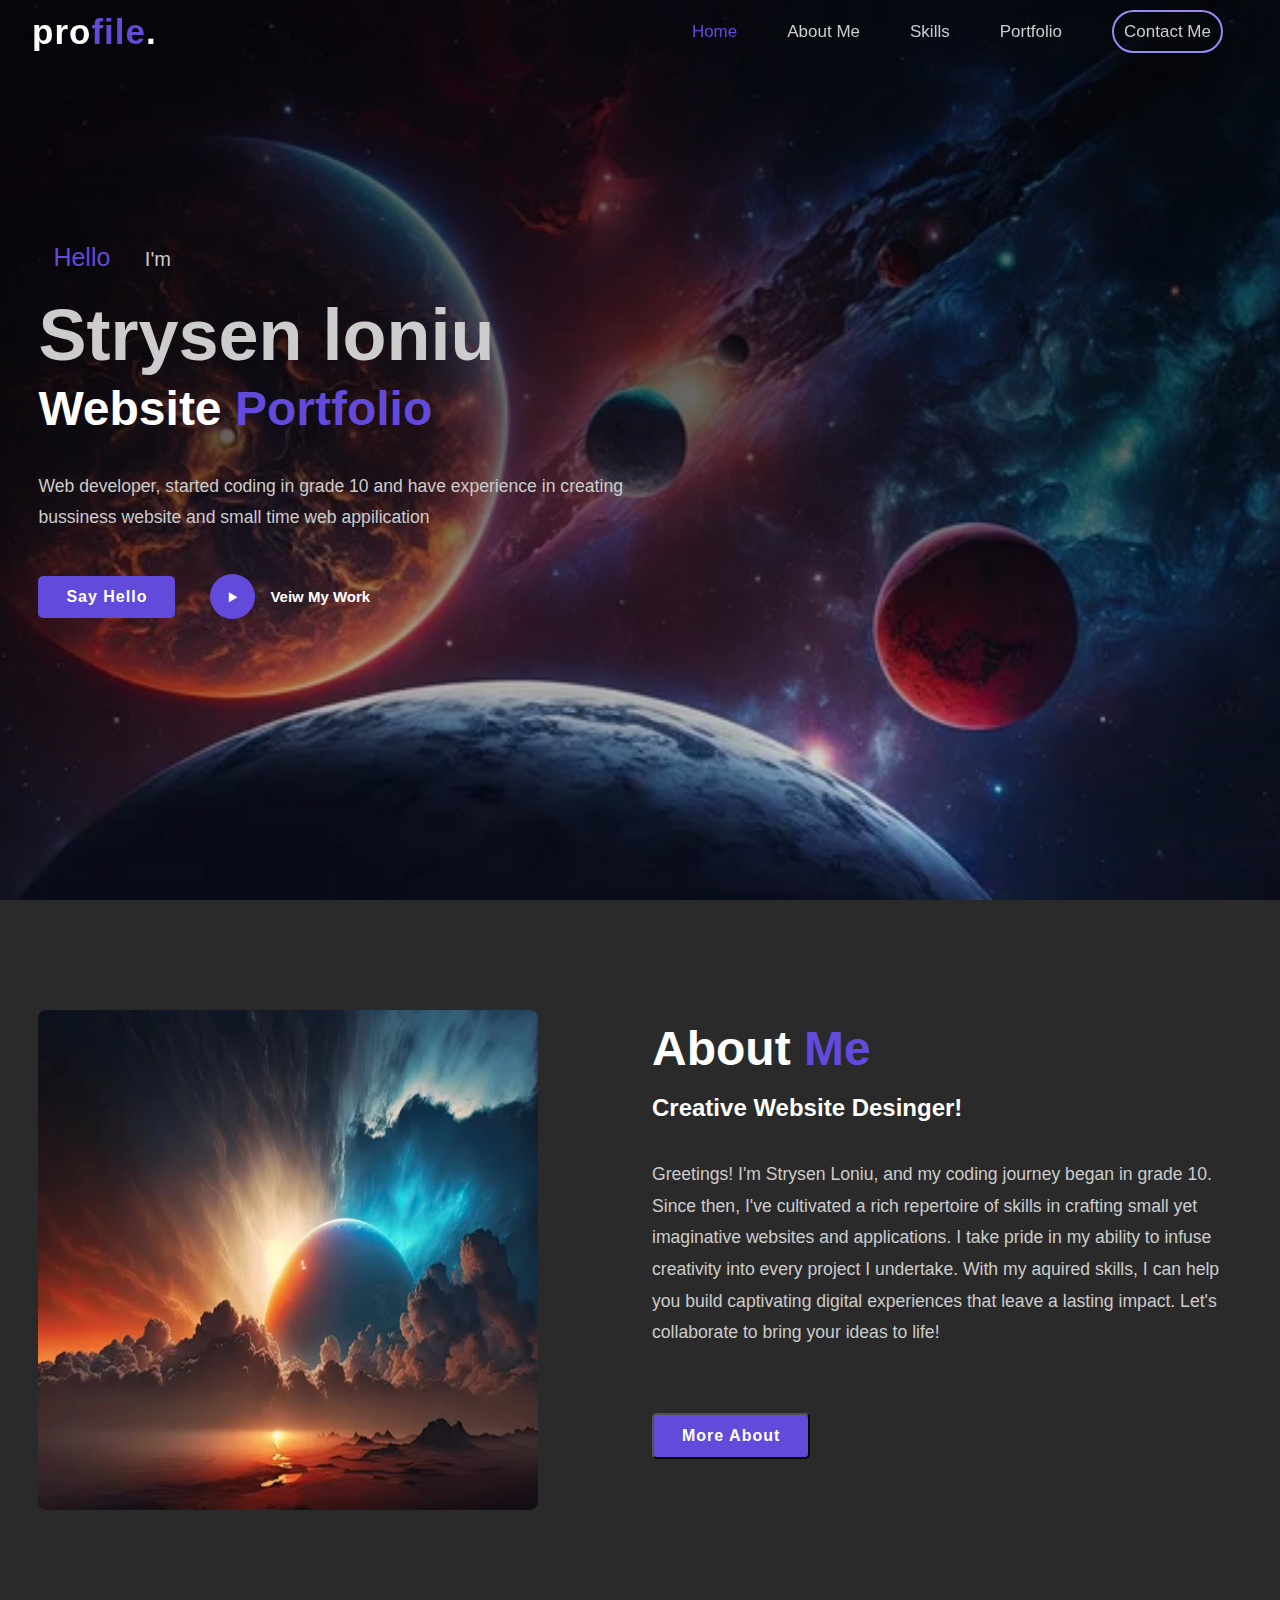
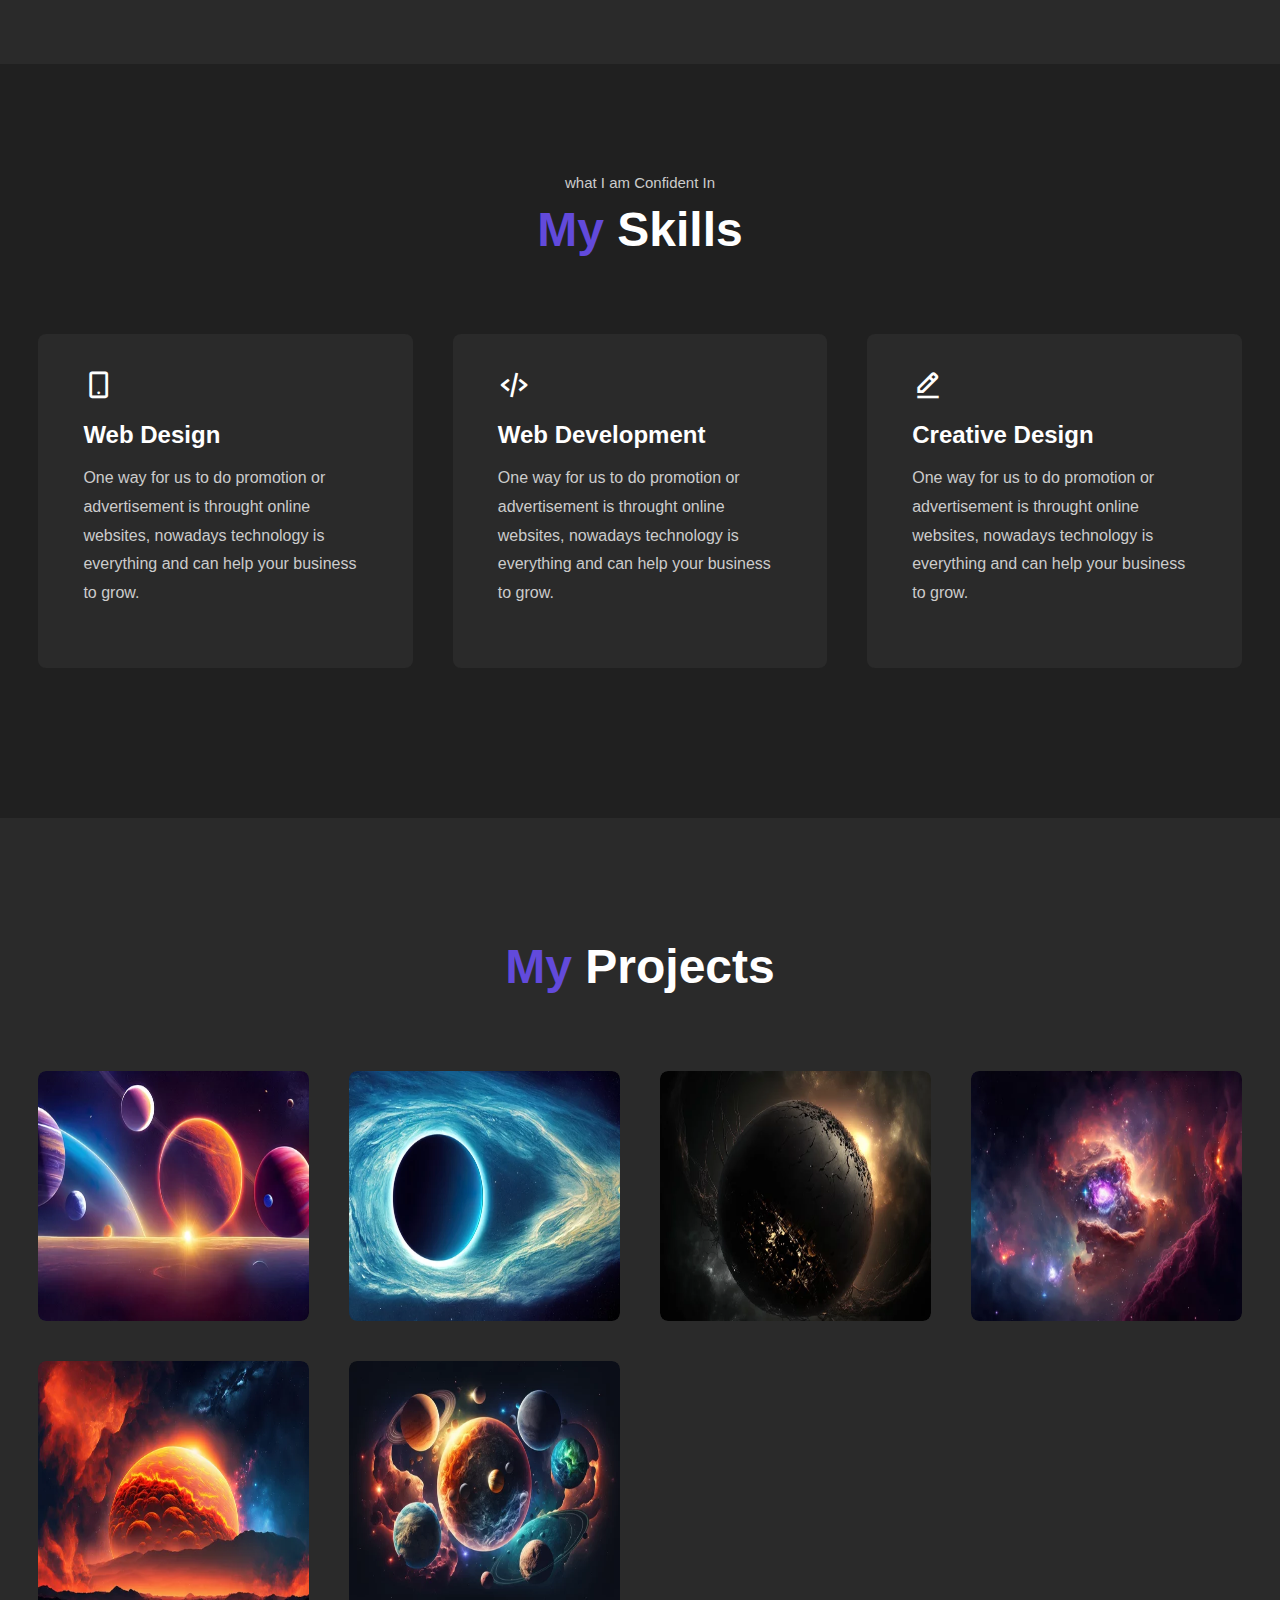
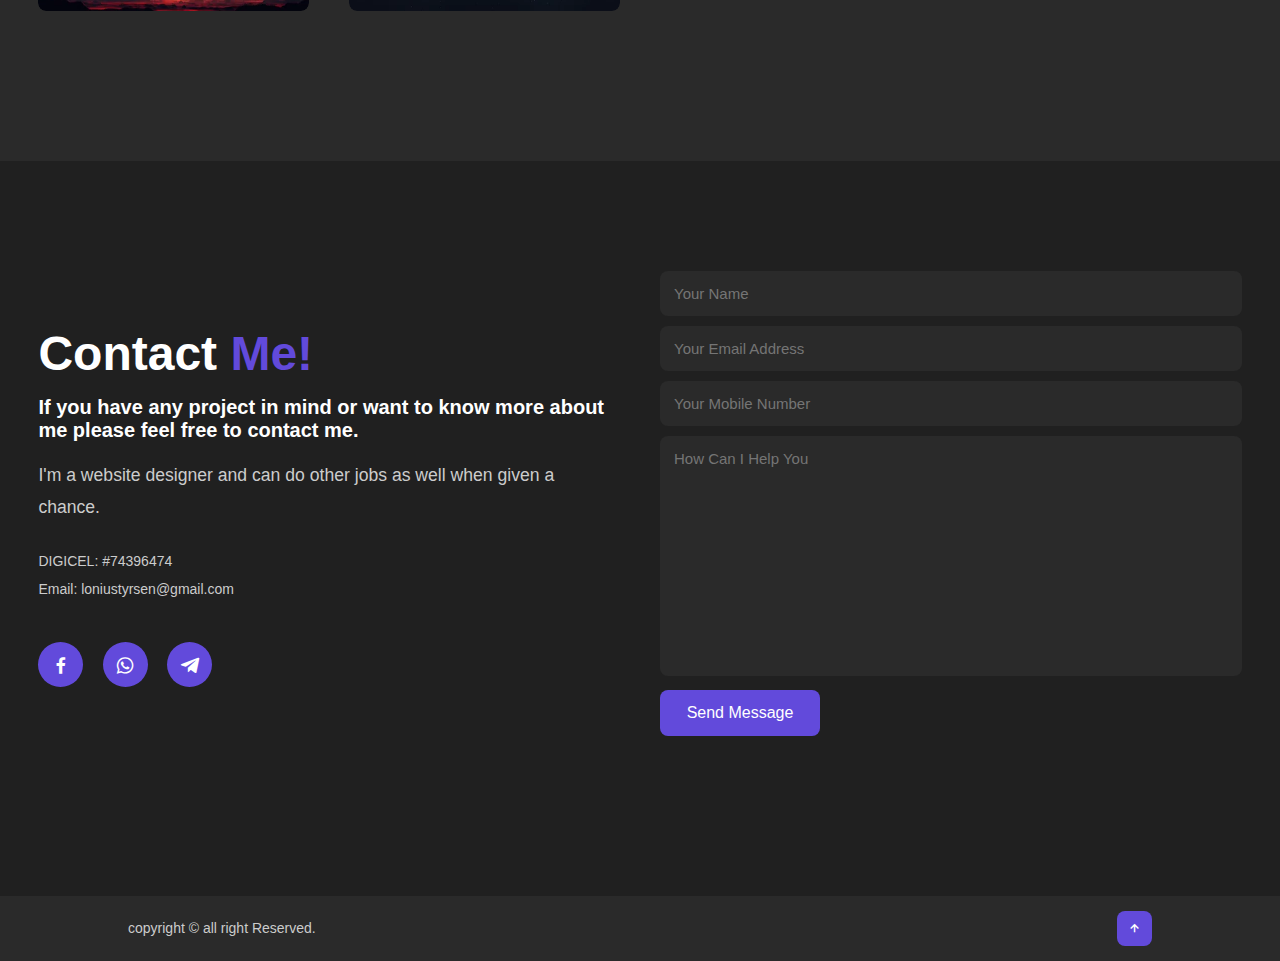
<file: index.html>
<!DOCTYPE html>
<html lang="en">
<head>
    <meta charset="UTF-8">
    <meta http-equiv="X-UA-Compatible" content="IE=edge">
    <meta name="viewport" content="width=device-width, initial-scale=1.0">
    <title>profile</title>
    <!-- custom css links -->
    <link rel="stylesheet"  type="text/css" href="css/index.css">
    <link rel="stylesheet" href="https://unpkg.com/boxicons@latest/css/boxicons.min.css">
</head>
<body>
    
    <!-- header design -->
    <header>
        <a href="#" class="logo">pro<span>file</span>.</a>

        <ul class="navlist">
            <li><a href="#home" class="active">Home</a></li>
            <li><a href="#about" >About Me</a></li>
            <li><a href="#services" >Skills</a></li>
            <li><a href="#portfolio" >Portfolio</a></li>
            <li><a class="circle" href="#contact" >Contact Me</a></li>
        </ul>
        <div class="menu-icon">
            <div class="bar-one nav-bar"></div>
            <div class=" bar-two nav-bar"></div>
            <div class="bar-three nav-bar"></div>
        </div>
    </header>

    <!-- home section design -->
    <section class="home" id="home">
        <div class="home-text">
            <div class="slide">
                <span class="one">Hello</span>
                <span class="two">I'm</span>
            </div>
            <h1>Strysen loniu</h1>
            <h3>Website<span> Portfolio</span></h3>
            <P>Web developer, started coding in grade 10 and have experience in creating <br> bussiness website and small time web appilication</P>
            <div class="botton">
                <a href="#contact" class="btn">Say Hello</a>
                <a href="#portfolio" class="btn2"><span><i class="bx bx-play"></i></span>Veiw My Work</a>
            </div>
        </div>
    </section> 

    <!-- about section design -->
    <section class="about" id="about">
        <div class="about-img">
            <img class="photo" src="image-pro/image(18).webp" alt="image">
        </div>

        <div class="about-text" id="read">
            <h2>About <span>Me</span></h2>
            <h4>Creative Website Desinger!</h4>
            <p>Greetings! I'm Strysen Loniu, and my coding journey began in grade 10. Since then, I've cultivated a rich repertoire of skills in crafting small yet imaginative websites and applications. I take pride in my ability to infuse creativity into every project I undertake. With my aquired skills, I can help you build captivating digital experiences that leave a lasting impact. 
            Let's collaborate to bring your ideas to life!</p>
            <div class="More">
                    <p>To whom who are interested to know more about me I hope this note finds you well. I wanted to take a moment to highlight some aspects of my personal interests and background.
                    Firstly, let me mention my date of birth, which is July 18, 2003. This places me in the zodiac sign of Cancer, known for their nurturing and creative qualities. While astrology may be subjective, it can sometimes provide interesting insights into one's personality traits.</P>
                
                    <P>Moving on to my hobbies, it appears that i have a diverse range of interests. Coding, as a hobby, demonstrates my affinity for technology and problem-solving. With the ever-growing importance of computer science and programming skills in today's world, my interest in coding indicates a proactive approach towards adapting to the digital age.
                    Playing the guitar suggests a passion for music and creativity. The guitar is a versatile instrument capable of expressing a wide range of emotions. Whether you enjoy strumming chords, fingerpicking melodies, or exploring different musical genres, your guitar playing likely serves as a source of personal fulfillment and self-expression.</P>
                    
                    <p>Additionally, my fondness for watching anime reveals an appreciation for Japanese animated productions. Anime is known for its diverse storytelling, captivating characters, and vibrant visuals. Engaging with this medium allows me to explore different worlds, immerse myself in imaginative narratives, and connect with a passionate community of fans.
                    These interests indicate a well-rounded personality, combining logical thinking, artistic expression, and an appreciation for storytelling and culture.<br><br>My passion for coding, guitar playing, and anime showcases a range of skills and hobbies that contribute to personal growth and self-discovery.
                    Remember, hobbies play an essential role in shaping our identities and providing avenues for relaxation, creativity, and personal development. Embracing these interests can enrich your life and open up new opportunities for learning and exploration. I will
                    Keep pursuing my passions, honing my skills, and embracing new experiences. My unique blend of interests and talents has the potential to lead towards exciting opportunities and a fulfilling journey ahead.
                    growth and success.</p>
            </div>
            <button class="btn showMore">More About</button>
        </div>

    </section>

    <!-- Services section design -->
    <section class="services" id="services">
        <div class="main-text">
            <p>what I am Confident In</p>
            <h2><span>My</span> Skills</h2>
        </div>

        <div class="service-content">
            <div class="box">
                <div class="s-icon">
                    <i class='bx bx-mobile-alt'></i>
                </div>
                <h3>Web Design</h3>
                <p>One way for us to do promotion or advertisement is throught online websites, nowadays technology is everything and can help your business to grow.</p>
            </div>

            <div class="box">
                <div class="s-icon">
                    <i class='bx bx-code-alt'></i>
                </div>
                <h3>Web Development</h3>
                <p>One way for us to do promotion or advertisement is throught online websites, nowadays technology is everything and can help your business to grow.</p>
            </div>
        
            <div class="box">
                <div class="s-icon">
                    <i class='bx bx-edit-alt'></i>
                </div>
                <h3>Creative Design</h3>
                <p>One way for us to do promotion or advertisement is throught online websites, nowadays technology is everything and can help your business to grow.</p>
            </div>
        </div>
    </section>

    <!-- portfolio section design -->
    <section class="portfolio" id="portfolio">
        <div class="main-text">
            <p></p>
            <h2><span>My</span> Projects</h2>
        </div>

        <div class="portfolio-content">
            <div class="row">
                <img src="image-pro/image(4).webp" />
                <div class="layer">
                    <h5>Application and Designs</h5>
                    <p>Check our my calculator application that I've created using html, css and javascript</p>
                    <a href="calculator-one/cal.html"><i class='bx bx-link-external'></i></a>
                </div>
            </div>

            <div class="row">
                <img src="image-pro/image(5).webp" />
                <div class="layer">
                    <h5>Application and Designs</h5>
                    <p>Check our my calculator application that I've created using html, css and javascript</p>
                    <a href="calculator-two/calculator.html"><i class='bx bx-link-external'></i></a>
                </div>
            </div>

            <div class="row">
                <img src="image-pro/image(6).webp" />
                <div class="layer">
                    <h5>Application and Designs</h5>
                    <p>Check our my company-project that I've created using html, css and javascript</p>
                    <a href="company-project/index.html"><i class='bx bx-link-external'></i></a>
                </div>
            </div>

            <div class="row">
                <img src="image-pro/image(7).webp" />
                <div class="layer">
                    <h5>Application and Designs</h5>
                    <p>Check our my login-register application that I've created using html, css and javascript</p>
                    <a href="login-register/log.html"><i class='bx bx-link-external'></i></a>
                </div>
            </div>

            <div class="row">
                <img src="image-pro/image(8).webp" />
                <div class="layer">
                    <h5>Application and Designs</h5>
                    <p>Check our my todolist that I've created using html, css and javascript</p>
                    <a href="todo list/todo.html"><i class='bx bx-link-external'></i></a>
                </div>
            </div>

            <div class="row">
                <img src="image-pro/image(10).webp" />
                <div class="layer">
                    <h5>Application and Designs</h5>
                    <p>Check our my search-engine that I've created using html, css and javascript</p>
                    <a href="search-engine/search.html"><i class='bx bx-link-external'></i></a>
                </div>
            </div>
        </div>
 
    </section>
    
    <!-- contact section design -->
    <section class="contact" id="contact">
        <div class="contact-text">
            <h2>Contact <span>Me!</span></h2>
            <h4>If you have any project in mind or want to know more about me please  feel free to contact me.</h4>
            <p>I'm a website designer and can do other jobs as well when given a chance.</p>
            <div class="list">
                <li><a href="#">DIGICEL: #74396474</a></li>
                <li><a href="#">Email: loniustyrsen@gmail.com</a></li>
            </div>

            <div class="contact-icon">
                <a href="https://www.facebook.com/MacReyes209/"><i class='bx bxl-facebook'></i></a>
                <a href=" https://wa.me/67574396474" target="_blank"><i class='bx bxl-whatsapp'></i></a>
                <a href="https://t.me/ProMac209"><i class='bx bxl-telegram'></i></a>
            </div>
        </div>    

            <div class="contact-form">
            <form action="https://formspree.io/f/mbjebnrp" method="POST" >
                <input type="name" placeholder="Your Name" name="Name" required>
                <input type="email" placeholder="Your Email Address" name="Email Address" required>
                <input type="" placeholder="Your Mobile Number" name="Phone" required>
                <textarea  cols="35" rows="10" placeholder="How Can I Help You" name="Message" required></textarea>
                <input type="submit" value="Send Message" class="submit" required>
            </form>
            </div>
    </section>

    <!-- end section design -->
        <section class="end">
            <div class="last-text">
                <P>copyright &copy all right Reserved.</P>
            </div>

            <div class="top">
                <a href="#home"><i class='bx bx-up-arrow-alt'></i></a>
            </div>

        </section>

    <!-- custom js links -->
    <script type="text/javascript" src="js/index.js"></script>

</body>
</html>
</file>
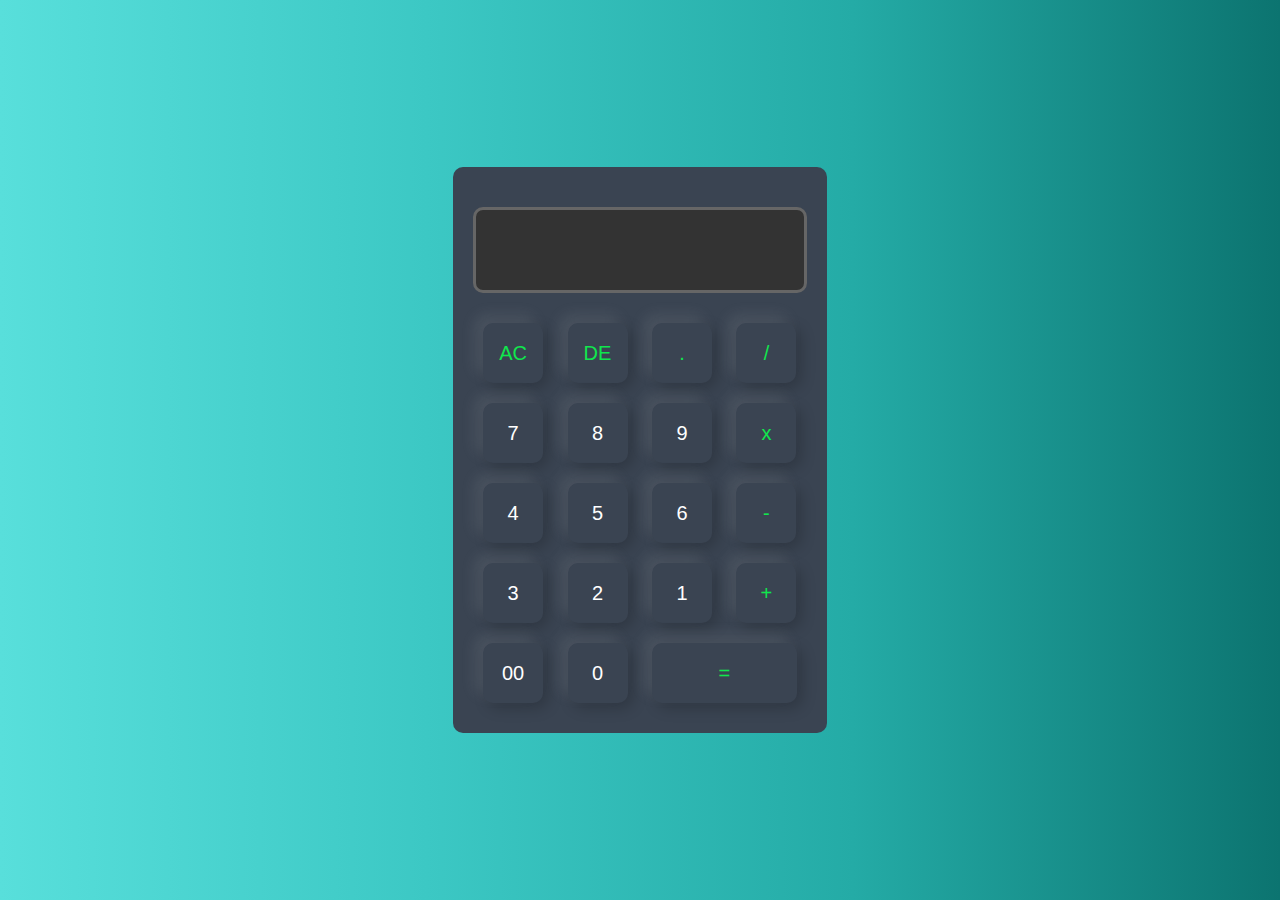
<file: calculator-one/cal.html>
<!DOCTYPE html>
<html>
    <head>
        <title>calulator 2.0</title>
        <link rel="stylesheet" href="cal.css"/>
    </head>
    <body>
        <div class="container">
        <div class="calculator">
            <form>
                <div class="display">
                    <input type="text" name="display">
                </div>
                <div>
                    <input type="button" value="AC" onclick="display.value =''" class="opp"/>
                    <input type="button" value="DE" onclick="display.value = display.value.toString().slice(0,-1)" class="opp"/>
                    <input type="button" value="." onclick="display.value +='.'" class="opp"/>
                    <input type="button" value="/" onclick="display.value +='/'" class="opp"/>
                </div>
                <div>
                    <input type="button" value="7" onclick="display.value +='7'"/>
                    <input type="button" value="8" onclick="display.value +='8'"/>
                    <input type="button" value="9" onclick="display.value +='9'"/>
                    <input type="button" value="x" onclick="display.value +='*'" class="opp"/>
                </div>
                <div>
                    <input type="button" value="4" onclick="display.value +='4'"/>
                    <input type="button" value="5" onclick="display.value +='5'"/>
                    <input type="button" value="6" onclick="display.value +='6'"/>
                    <input type="button" value="-" onclick="display.value +='-'" class="opp"/>
                </div>
                <div>
                    <input type="button" value="3" onclick="display.value +='3'"/>
                    <input type="button" value="2" onclick="display.value +='2'"/>
                    <input type="button" value="1" onclick="display.value +='1'"/>
                    <input type="button" value="+" onclick="display.value +='+'" class="opp"/>
                </div>
                <div>
                    <input type="button" value="00" onclick="display.value +='00'"/>
                    <input type="button" value="0" onclick="display.value +='0'"/>
                    <input type="button" value="=" class="equal opp" onclick="display.value = eval(display.value)"/>
                </div>
            </form>
        </div>
        </div>
    </body>
</html>
</file>
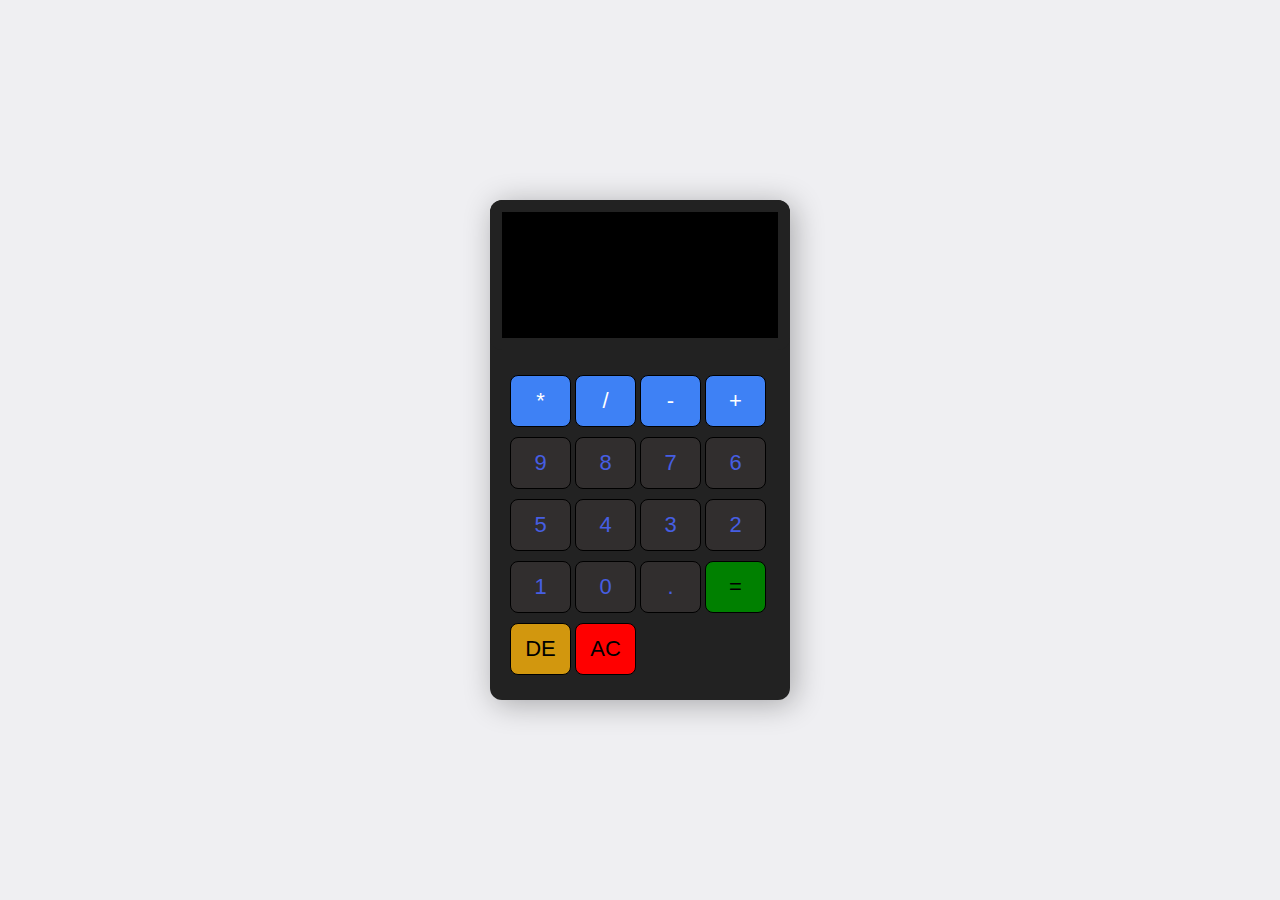
<file: calculator-two/calculator.html>
<!DOCTYPE html>
<html lang="en">
    <head>
        <meta charset="UTF-8">
        <meta http-equiv="X-UA-Compatible" content="IE=edge">
        <meta name="viewport" content="width=device-width, initial-scale=1.0">
        <title>calculator app</title>
        <link rel="stylesheet" href="calculator.css"/>
    </head>
    <body>
        <section class="calculator">
            <form>
                <input type="text" class="screen"/>
            </form>

            <div class="buttons">
                <button type="button" class="btn btn-yellow"  data-num="*">*</button>
                <button type="button" class="btn btn-yellow"  data-num="/">/</button>
                <button type="button" class="btn btn-yellow"  data-num="-">-</button>
                <button type="button" class="btn btn-yellow"  data-num="+">+</button>

                <button type="button" class="btn btn-grey"  data-num="9">9</button>
                <button type="button" class="btn btn-grey"  data-num="8">8</button>
                <button type="button" class="btn btn-grey"  data-num="7">7</button>
                <button type="button" class="btn btn-grey"  data-num="6">6</button>
                <button type="button" class="btn btn-grey"  data-num="5">5</button>
                <button type="button" class="btn btn-grey"  data-num="4">4</button>
                <button type="button" class="btn btn-grey"  data-num="3">3</button>
                <button type="button" class="btn btn-grey"  data-num="2">2</button>
                <button type="button" class="btn btn-grey"  data-num="1">1</button>
                <button type="button" class="btn btn-grey"  data-num="0 ">0</button>
                <button type="button" class="btn btn-grey"  data-num=".">.</button>
                
                <button type="button" class="equal" >=</button>
                <button type="button" class="delete">DE</button>
                <button type="button" class="clear" >AC</button>
            
            </div>
        </section>

    <script src="calculator.js"></script>
        </body>
</html>
</file>
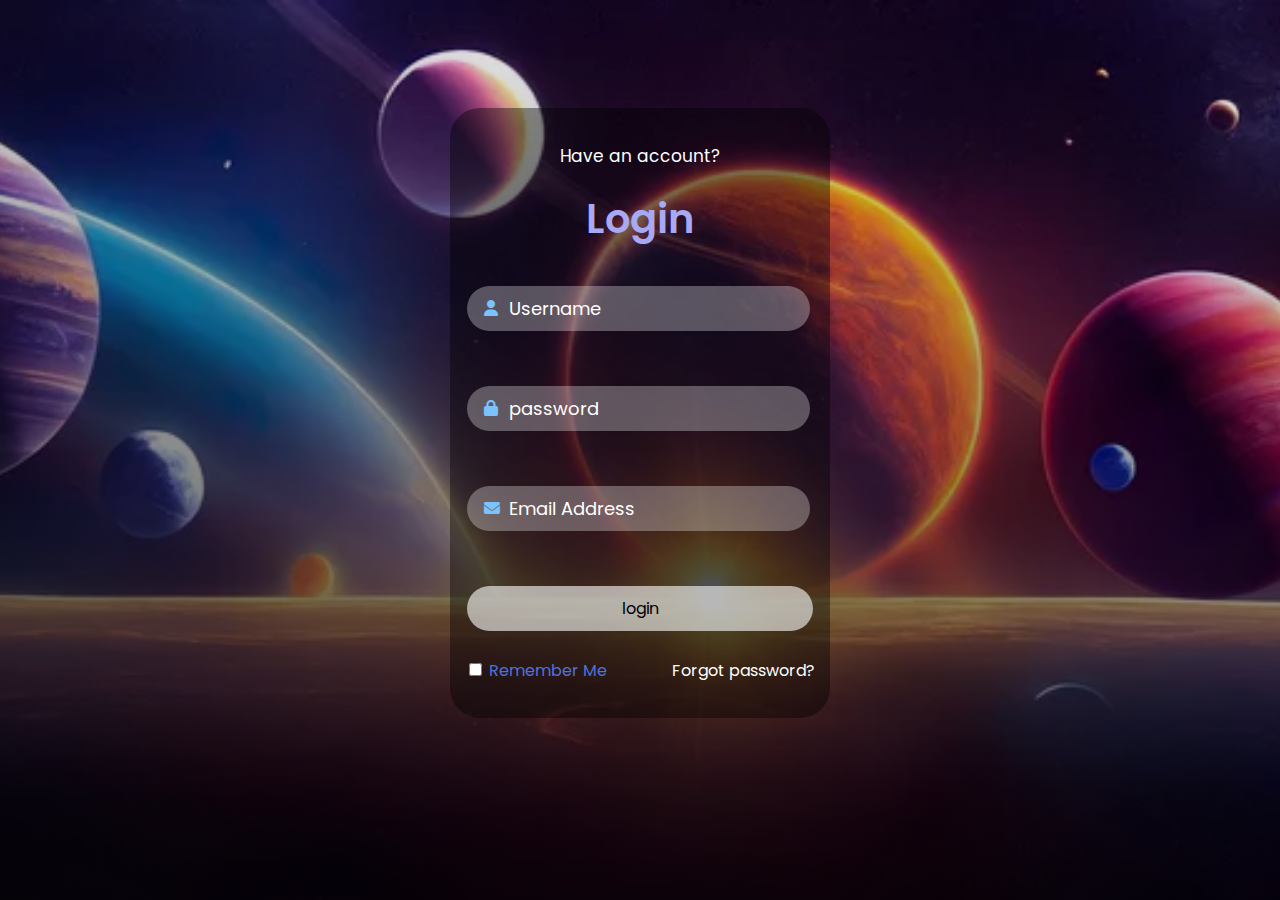
<file: login-register/log.html>
<!DOCTYPE html>
<html lang="en">
<head>
    <meta charset="UTF-8">
    <meta http-equiv="X-UA-Compatible" content="IE=edge">
    <meta name="viewport" content="width=device-width, initial-scale=1.0">
    <title>login registration</title>
    <link rel="stylesheet" href="log.css">
    <link rel="stylesheet" href="https://cdnjs.cloudflare.com/ajax/libs/font-awesome/6.4.0/css/all.min.css"/>

</head>
<body>
    <div class="box">
        <div class="container">

            <div class="top-header">
                <span>Have an account?</span>
                <header>Login</header>
            </div>
            <form>
                <div class="input-field">
                <input type="text" placeholder="Username" class="input" required/>
                <i class="fa fa-user"></i>
                </div>

                <div class="input-field">
                <input type="password" placeholder="password" class="input" required/>
                <i class="fa fa-lock"></i>
                </div>

                <div class="input-field">
                    <input type="email" placeholder="Email Address" class="input" required/>
                    <i class="fa-solid fa-envelope"></i>
                    </div>

                <div class="input-field">
                    <input type="submit" class="submit" value="login">
                    </div>

                <div class="bottom">
                    <div class="letf">
                        <input type="checkbox" id="check">
                        <label for="check" class="lab">Remember Me</label>
                    </div>
                    <div class="right">
                        <label><a href="#">Forgot password?</a></label>
                    </div>
                </div>
            </form>    
        </div>
    </div>   
</body>
</html>
</file>
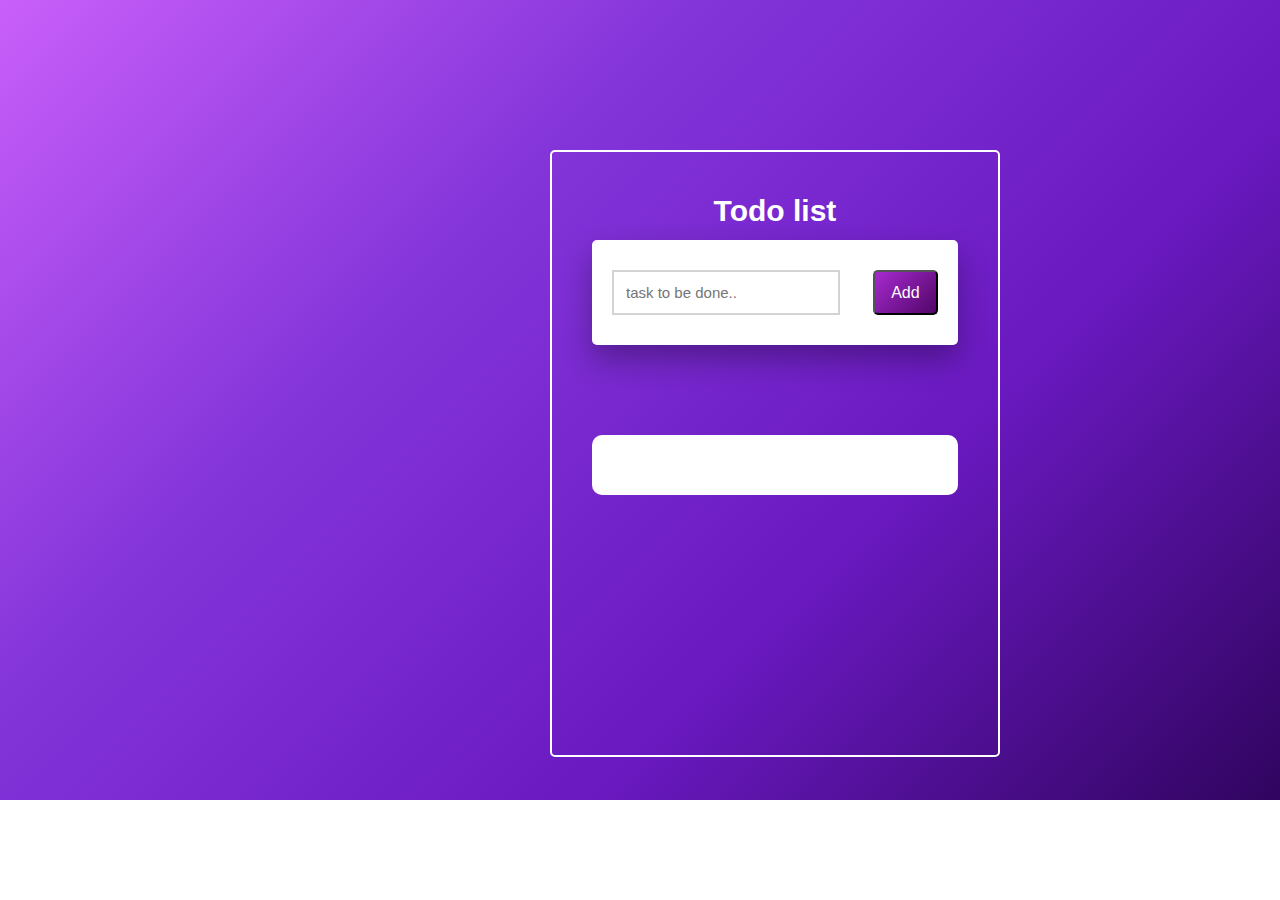
<file: todo list/todo.html>
<!DOCTYPE html>
<html lang="en">
<head>
    <meta charset="UTF-8">
    <meta http-equiv="X-UA-Compatible" content="IE=edge">
    <meta name="viewport" content="width=device-width, initial-scale=1.0">
    <title>Todo application</title>
    <link rel="stylesheet" href="todo.css">
    <link rel="stylesheet" href="https://cdn.jsdelivr.net/npm/boxicons@latest/css/boxicons.min.css">
<body>
<div class="holder">
    <div class="container">
        <h1>Todo list</h1>
        <div id="newtask">
            <input type="text" placeholder="task to be done.."> 
            <button id="push">Add</button>   
        </div>
        <div class="scroll">
        <div id="tasks"></div>
        </div>
    </div>
</div>


    <script src="todo.js"></script>
</body>
</html>
</file>
<file: css/index.css>
*{
    margin: 0;
    padding: 0;
    box-sizing: border-box;
    font-family: 'poppins', sans-serif;
    text-decoration: none;
    list-style: none;
    scroll-behavior: smooth;
}
:root{
    --bg-color: #2a2a2a;
    --second-bg-color: #202020;
    --text-color: #fff;
    --second-color: #ccc;
    --main-color: #624adb;
    --big-font: 4.5rem;
    --h2-font: 3rem;
    --p-font: 1.1rem;

}
body{
    background: var(--bg-color);
    color: var(--text-color);
}
header{
    position: fixed;
    width: 100%;
    top: 0;
    right: 0;
    z-index: 1000;
    display: flex;
    align-items: center;
    justify-content: space-between;
    background: transparent;
    padding: 22px 15%;
    border-bottom: 1px solid transparent;
    transition: all .45s ease;
}
.logo{
    color:  var(--text-color);
    font-size: 35px;
    font-weight: 700;
    letter-spacing: 1px;
}
span{
    color: var(--main-color);
}
.navlist li .circle{
    border-radius: 30px;
    padding: 10px;
    border:2px solid #9b89f4;
    background-color: transparent;
}
.navlist li .circle:hover{
    color: #ccc;
    background-color: #624adb;
    border: none;
    transition: all .45s ease;
}
.nav-bar{
    width: 25px;
    height: 3px;
    padding: 1.5px;
    margin: 5px;
    background-color: #ccc;
}
.navlist{
    display: flex;
}
.navlist a{
    color:  var(--second-color);
    font-size: 17px;
    font-weight: 500;
    margin: 0 25px;
    transition: all .45s ease;
}
.navlist a:hover{
    color:  var(--main-color);
}
.navlist a.active{
    color: var(--main-color);
}
.menu-icon{
    font-size: 35px;
    color: var(--text-color);
    z-index: 10001;
    cursor: pointer;
    margin-left: 25px;
    display: none;
}
section{
    padding: 160px 15% 120px;
}
.home{
    position: relative;
    height: 100vh;
    width: 100%;
    background-image:linear-gradient(rgba(0,0,0,0.6),rgba(0,0,0,0.6), transparent), url(../image-pro/image\(15\).webp);
    background-size: cover;
    background-position: center;
    display: flex;
    align-items: center;
    justify-content: flex-start;
}
.slide{
    margin-bottom: 20px;
}
.one{
    display: inline-block;
    margin-right: 15px;
    height: 35px;
    padding: 0 15px;
    line-height: 32px;
    font-size: 25px;
    font-weight: 500px;
    color: var(--main-color);
}
.two{
    display: inline-block;
    color: var(--second-color);
    font-size: 20px;
    font-weight: 500px;
}
.home-text h1{
    font-size: var(--big-font);
    font-weight: 700;
    color: var(--second-color);
    line-height: 1.1;
    margin: 0 0 8px;
}
.home-text h3{
    color: var(--text-color);
    margin: 0 0 35px;
    font-size: 3rem;
    font-weight: 700;
    line-height: 1.1;
}
.home-text p{
    color: var(--second-color);
    font-size: var(--p-font);
    line-height: 1.8;
    margin-bottom: 40px;
}
.botton{
    display: inline-flex;
    align-items: center;
    justify-content: center;
}
.btn{
    display: inline-block;
    padding: 12px 28px;
    background: var(--main-color);
    color: var(--text-color);
    border-radius: 5px;
    font-size: 1rem;
    letter-spacing: 1px;
    font-weight: 600;
    transition: all .45s ease;
}
.btn:hover{
    transform: scale(0.9);
}
.btn2{
    display: inline-flex;
    align-items: center;
    justify-content: center;
    font-size: 15px;
    font-weight: 600;
    color: var(--text-color);
    margin-left: 35px;
}
.btn2 span i{
    height: 45px;
    width: 45px;
    background: var(--main-color);
    color: var(--text-color);
    display: flex;
    align-items: center;
    justify-content: center;
    font-size: 20px;
    border-radius: 50%;
    margin-right: 15px;
    transition: all .45s ease;
}
.btn2 span i:hover{
     transform: scale(1.1) translateY(5px);
}
header.sticky{
    background: var(--bg-color);
    border-bottom: 1px solid #ffffff1a;
    padding: 12px 15%;
}
.about{
    display: grid;
    grid-template-columns: repeat(2, 1fr);
    align-items: center;
    gap: 1.5rem;
}
.about-img img{
    max-width: 500px;
    height: 500px;
    width: 100%;
    border-radius: 8px;
}
.about-text h2{
    font-size: var(--h2-font);
    line-height: 1;
}
.about-text h4{
    font-size: 24px;
    font-weight: 600;
    color: var(--text-color);
    line-height: 1.7;
    margin: 15px 0 30px;
}
.about-text p{
    color: var(--second-color);
    font-size: var(--p-font);
    line-height: 1.8;
    margin-bottom: 4rem;
}
/* modify More css function */
.showMore{
    margin-bottom: 40px;
}
.More{
    display: none;
    height: 0;
    width: 0;
}
.show{
    display: block;
    height: auto;
    width: 100%;
}
/* close modification */
.services{
    background: var(--second-bg-color);
}
.main-text{
    text-align: center;
}
.main-text p{
    color:var(--second-color);
    font-size: 15px;
    margin-bottom: 15px;
}
.main-text h2{
    font-size: var(--h2-font);
    line-height: 1;
}
.service-content{
    display: grid;
    grid-template-columns: repeat(auto-fit, minmax(250px, auto));
    align-items: center;
    gap: 2.5rem;
    margin-top: 5rem;
}
.box{
    background: var(--bg-color);
    padding: 35px 45px;
    border-radius: 8px;
    transition: all .45s ease;
}
.s-icon i{
    font-size: 32px;
    margin-bottom: 20px;
}
.box h3{
    font-size: 24px;
    font-weight: 600;
    color: var(--text-color);
    margin-bottom: 15px;
}.box p{
    color: var(--second-color);
    font-size: 1rem;
    line-height: 1.8;
    margin-bottom: 25px;
}
.box:hover{
    transform: scale(1.05);
    cursor: pointer;
}
.portfilio{
    background: rgba(10, 10, 10, 0.6);
}
.portfolio-content{
    display: grid;
    grid-template-columns: repeat(auto-fit, minmax(250px, auto));
    align-items: center;
    gap: 2.5rem;
    margin-top: 5rem;
}
.row{
    position: relative;
    overflow: hidden;
    border-radius: 8px;
    cursor: pointer;
}
.row img{
    width: 100%;
    border-radius: 8px;
    display: block;
    transition: transform 0.5s;
    height: 250px;
}
.layer{
    width: 100%;
    height:0;
    background: linear-gradient(rgba(0,0,0,0.5), #3919dd);
    position: absolute;
    border-radius: 8px;
    left: 0;
    bottom: 0;
    overflow: hidden;
    display: flex;
    align-items: center;
    justify-content: center;
    padding: 0 40px;
    transition: height 0.5s;
    flex-direction: column;
}
.layer h5{
    font-size: 20px;
    font-weight: 600;
    margin-bottom: 15px;
}
.layer p{
    color: var(--second-color);
    font-size: 1rem;
    line-height: 1.8;
}
.layer i{
    color: var(--main-color);
    margin-top: 20px;
    font-size: 20px;
    background-color: var(--text-color);
    width: 60px;
    height: 60px;
    display: flex;
    align-items: center;
    justify-content: center;
    border-radius: 50%;
}
.row:hover img{
    transform: scale(1.1);
}
.row:hover .layer{
    height: 100%;
}

.contact{
    background: var(--second-bg-color);
    display: grid;
    grid-template-columns: repeat(2, 1fr);
    align-items: center;
    gap: 2.5rem;
}
.contact-text h4{
    color: var(--text-color);
    margin: 18px 0;
    font-size: 20px;
    font-weight: 600;
}
.contact-text h2{
    font-size: var(--h2-font);
    line-height: 1;
}
.contact-text p{
    color: var(--second-color);
    font-size: var(--p-font);
    line-height: 1.8;
    margin-bottom: 30px;
}
.list{
    margin-bottom: 2.8rem;
}
.list li{
    margin-bottom: 12px;
}
.list li a{
    display: block;
    color: var(--second-color);
    font-size: 14px;
    transition: all .45s ease;
}
.list li a:hover{
    color: var(--text-color);
    transform: translateX(5px);
}
.contact-icon i{
    padding: 12px;
    height: 45px;
    width: 45px;
    background: var(--main-color);
    color: var(--text-color);
    font-size: 22px;
    display: inline-flex;
    align-items: center;
    justify-content: center;
    border-radius: 50%;
    margin-right: 15px;
    transition: all .45s ease;
}
.contact-icon i:hover{
    background: var(--text-color);
    color: var(--main-color);
}
.contact-from form{
    position: relative;
}
.contact-form form input, form textarea{
    width: 100%;
    padding: 14px;
    background: var(--bg-color);
    color: var(--text-color);
    border: none;
    outline:none;
    font-size: 15px;
    border-radius: 8px;
    margin-bottom: 10px;
}
.contact-form textarea{
    resize: none;
    height: 240px;
}
.contact-form .submit{
    display: inline-block;
    font-size: 16px;
    background: var(--main-color);
    color: var(--text-color);
    width: 160px;
    transition: all .45s ease;
}
.contact-form .submit:hover{
    transform: scale(1.1);
    cursor: pointer;
}

.end{
    padding: 20px 15%;
    display: flex;
    flex-wrap: wrap;
    align-items: center;
    justify-content: space-between;
    gap: 2rem;
    background: var(--bg-color);
}
.last-text{
    color: var(--second-color);
    font-size: 14px;
}
.top i{
    padding: 10px;
    border-radius: 8px;
    font-size: 15px;
    color: var(--text-color);
    background: var(--main-color);
}

@media(max-width:1480px){
    
    header{
        padding: 12px 2.5%;
        transition: 1s;
    }
    header.sticky{
        padding: 10px 2.5%;
        transition: 1s;
    }
    section{
        padding: 110px 3% 150px;
    }
    .end{
        padding: 15px 10%;
    }
}
@media(max-width:1100px){
    :root{
        --big-font: 4rem;
        --h2-font: 2.5rem;
        --p-font: 1rem;
        transition: 1s;
    }
    .home-text h3{
        font-size: 2.5rem;
    }
    .home{
        height: 89vh;
    }
}
@media (max-width: 890px){
    .about{
        grid-template-columns: 1fr;
    }
    .about-img{
        text-align: center;
        order: 2;
    }
    .about-img img{
        width: 100%;
        height: 380px;
        max-width: 100%;
    }
    .contact{
        grid-template-columns: 1fr;
    }
    .home-text h1{
        font-size: 3.5rem;
        font-weight: 700;
        color: var(--second-color); 
        line-height: 1.1;
        margin:0 0 8px;
        animation: slide 2s ease -1s ;
    }
    @keyframes slide{
        from{ left: -1500px;}
        to{ left: 0; position: relative;}
    }
    section .slide{
        animation: swiper 0.9s;
    }
    @keyframes swiper{
        from{  transform: scale(0.7) }
        to{ transform: scale(1.0);}
    
    }
    
}
@media (max-width:840px){
    .menu-icon{
        display: block;
        font-size: 30px;
    }
    .slide{
        margin-top: 40px;
        padding: 12px 0;
    }
    .navlist{
        position: absolute;
        top:110%;
        width: 50%;
        left:1000px;
        display: flex;
        flex-direction: column;
        background: var(--bg-color);
        text-align: left;
        transition: all .45s ease;
        border-radius: 12px;
    }
    .navlist a{
        display: block;
        margin: 17px;
        font-size: 20px;
        transition: all .45s ease;
        color: var(--text-color);
        text-align: center;
        padding: 12px;
    }
    .navlist a:hover{
        color: var(--main-color);
    }
    .navlist a.active{
        color: var(--text-color);
    }
    /* navlist toggle active */
    .open{
        top: 110%;
        left:48%;
        transition: all .45s ease;
    }
    .first{
        position: absolute;
        transform:rotate(45deg);
        background-color:  #9b89f4;
    }
    .secon{ 
        position: absolute;
        transform: rotate(135deg); 
        background-color: #9b89f4;
     }
     .last{
        opacity: 0;
     }
     .box h2{
        font-size: 10px;
    }
}
</file>
<file: calculator-one/cal.css>
*{
    margin: 0;
    padding: 0;
    font-family:'poppins', sans-serif;
    box-sizing: border-box;
}

.container{
     width: 100%;
     height: 100vh;
     background: #e3f9ff;
     display: flex;
     align-items: center;
     justify-content: center;
     background: linear-gradient(to right, #58dfdb,  #3cc8c4 ,  #24aba6,  #0c7470);
}

.calculator{
    background: #3a4452;
    padding: 20px;
    border-radius: 10px;
}

.calculator form input{
    border: 0;
    outline: 0;
    width: 60px;
    height: 60px;
    border-radius: 10px;
    box-shadow: -8px -8px 15px rgba(225, 225, 225, 0.1), 5px 5px 15px rgba(0, 0, 0, 0.2);
    background:transparent;
    font-size: 20px;
    color: #fff;
    cursor: pointer;
    margin: 10px;
}

form .display{
    display: flex;
    justify-content: flex-end;
    margin: 20px 0;
    border: solid #666;
    border-radius: 10px;
    background-color: #333;
}

form .display input{
    text-align: right;
    flex:1;
    font-size: 45px;
    box-shadow: none;
    pointer-events: none;
}

form input.equal{
    width: 145px;
}
 form input.opp{
    color: #10e74d;
}
@media(max-width:900px){
    body{
        background: linear-gradient(to right, #58dfdb,  #3cc8c4 ,  #24aba6,  #0c7470);
        display: flex;
        align-items: center;
        justify-content: center;
    }
    .container{
        width: 100%;
        height: 100vh;
        background: linear-gradient(to right, #58dfdb,  #3cc8c4 ,  #24aba6,  #0c7470);
        /* background: #e3f9ff; */
        display: block;
        flex-wrap: nowrap;
        justify-content: flex-end;
        flex-direction: column;
        padding: 12px;
   }
   form div{
        display: flex;
   }
}
</file>
<file: calculator-two/calculator.css>
*{
    margin: 0;
    padding: 0;
    box-sizing: border-box;
}
body{
    min-height: 100vh;
    background: #efeff2;
    display: flex;
    justify-content: center;
    align-items: center;
}
.calculator{
    width: 300px;
    height: 500px;
    box-shadow: 4px 4px 30px rgba(0, 0, 0, 0.3);
    border-radius: 12px;
    background-color: #222;
    overflow: hidden;
}
form input{
    width: 100%;
    height: 150px;
    border: 12px solid #222;
    border-radius: 12px;
    font-size: 2rem;
    padding: 1rem;
    color:rgb(102, 155, 235);
    background-color: #000;
    text-align: right;
    pointer-events: none;
} 
.buttons{
    padding:20px;
}

button{
    flex: 0 0 22px;
    margin: 5px 0;
    border: 1px solid #000;
    width: 61px;
    height: 52px;
    font-size: 22px;
    font-weight: 600px;
    border-radius: 8px;
    cursor: pointer;
}
.btn-yellow{
    background-color: rgb(62, 129, 245);
    color: #fff;
}
.btn-grey{
    background-color: rgb(49, 46, 46);
    color: rgb(70, 94, 227);
}
.equal{
    background-color: green;
}
.clear{
    background-color: red;   
}
.delete{
    background-color: rgb(210, 151, 14);
}
</file>
<file: login-register/log.css>
@import url('https://fonts.googleapis.com/css2?family=Poppins:wght@300&display=swap');

*{
    font-family: 'Poppins', sans-serif ;
}
body{ 
    background-image: linear-gradient(9deg,  rgba(0,0,0,0.8), transparent), url("image/image\(4\).webp");
    background-size: cover;
    background-repeat: no-repeat;
    background-attachment: fixed;
    background-position: center;
}
.box{
    display: flex;
    justify-content: center;
    align-items: center;
    min-height: 90vh;
}
.container{
    width: 350px;
    display: flex;
    flex-direction: column;
    padding: 25px 15px 25px 15px;
    background-color: rgba(0,0,0,0.4);
    height: 35rem;
    border-radius: 30px;
}
span{
    color:#fff;
    font-size: 17px;
    display: flex;
    justify-content: center;
    padding: 10px 0 10px 0;
    font-weight: 400;
}
header{
    color:#a7a9f5;
    font-size: 40px;
    display: flex;
    justify-content: center;
    padding: 10px 0 10px 0;
    font-weight: 600;
}
.input-field{
    display: flex;
    flex-direction: column;
    margin-top: 15px;
    padding: 12px 2px;
}
i{
    position: relative;
    top: -31px;
    left: 17px;
    color:  rgb(123, 195, 254);
}
::-webkit-input-placeholder{
    color: #fff;
}
.submit{
    border: none;
    border-radius: 30px;
    font-size: 16px;
    height: 45px;
    outline: none;
    width: 100%;
    background-color: rgba(255,255,255,0.6);
}
.input{
    height: 45px;
    width: 87%;
    border: none;
    outline: none;
    border-radius: 30px;
    color:#fff;
    font-size: 18px;
    padding: 0 0 0 42px;
    background-color: rgba(255,255,255,0.3);
    cursor: pointer;
    transition: .1s;
}
.submit:hover{
    box-shadow: 1px 5px 1px 1px rgba(240,240,240,0.1);
    background-color: rgb(41, 79, 195);
    color: #fff;
    transition: 0.1s;
}
.bottom{
    display: flex;
    flex-direction: row;
    justify-content: space-between;
    color:  rgb(79, 114, 219);
    margin-top: 15px;
}
.left{
    display: flex;
}
label a{
    color: #fff;
    text-decoration: none;
}
label a:hover{
    color: #9194f5;
}
@media(max-width:500px){
    body{
        background-image: linear-gradient( rgba(0,0,0,0.6), transparent), url("image/image\(4\).webp");
        background-size: cover;
        background-repeat: no-repeat;
        background-attachment: fixed;
        background-position:left;
        transform: scale(0.9);
    }
    .bottom{
        display: flex;
        flex-direction: row;
        justify-content: space-between;
        color:  #d18cf4;
        font-size: 16px;    
        margin-top: 15px;
        transform: scale(1.01, 1.2);
    }
    
}
</file>
<file: todo list/todo.css>
*{
    padding: 0;
    margin: 0;
    box-sizing: border-box;
}
body{
    height: 100vh;
    width: 100%;
}
.holder{
    /* display: flex; */
    /* align-items: center; */
    /* justify-content: center; */
    background: linear-gradient(135deg, #c95ffa, #8435da, #6a19c1,  #30045f);
    padding: 150px 550px;
    height: 800px;
    width: 100%;
    overflow: hidden;
}
.holder h1{
    text-align: center;
    font-size: 30px;
    font-family: "Poppins", sans-serif;
    margin: 12px;
    color: #fff;
}
.container{
    border: 2px solid white;
    width: 40%;
    min-width: 450px;
    /* position: absolute; */
    /* transform: translate(-50%, -50%); */
    /* top: 50%; */
    /* left: 50%; */
    padding: 30px 40px;
    border-radius: 5px;
}
#newtask{
    position: relative;
    background-color: #ffffff;
    padding: 30px 20px;
    border-radius: 5px;
    box-shadow: 0 15px 30px rgba(0,0,0,0.3);
}
#newtask input{
    width: 70%;
    width: 70%;
    height: 45px;
    font-family: 'Poppins', sans-serif;
    font-size: 15px;
    border: 2px solid #d1d3d4;
    padding: 12px;
    color: #111111; 
    font-weight: 500; 
    position:relative;
}
#newtask input:focus{
   outline: none;
   border-color: #7a0baa; 
}
i{
    padding: 12px;
    height: 100px;
    width: 100%;
}  
#newtask button{
    position: relative;
    float: right;
    width: 20%;
    height: 45px;
    border-radius: 5px;
    font-family: 'Poppins', sans-serif;
    font-weight: 500;
    font-size: 16px;
    background:linear-gradient(135deg, #a72ad0, #510668);
    color: #ffffff; 
    cursor: pointer;
}
#tasks{
    background-color: #ffffff;
    padding: 30px 20px;
    margin-top:10px;
    border-radius: 10px;
    box-shadow: 0 14 30px rgba(0,0,0,0.3);
    width: 100%;
    position: relative;
}
.task{
    background-color: #ffffff;
    height: 50px;
    padding: 5px 10px;
    margin-top: 10px;
    display: flex;
    align-items: center;
    justify-content: space-between;
    border-bottom: 2px solid #d1d3d4;
    cursor: pointer;
}
.task span{
    font-family: 'Poppins', sans-serif;
    font-size: 15px;
    font-weight: 400;
}
.task button{
    background-color: #b815c6;
    color: #ffff;
    height: 100%;
    width: 50px;
    border-radius: 5px;
    border: none;
    cursor: pointer;
    outline: none;
    font-size: 20px;
    font-family: 'Poppins', sans-serif;
    font-weight: 500;

}   
.completed{
    text-decoration: line-through;   
}
.container .scroll{
    margin-top: 80px;
    overflow-y: scroll;
    width: 100%;
    height: 300px;
}
@media(max-width:900px) {
    body{
        height: 100vh;
        display: flex; 
        justify-content: center;
        align-items: center;
        width: 100%;
        overflow: hidden;
        max-width: 100%;
    }
    .holder{
        width: 100%;
        height: 200vh;
        padding: 10px 10px;
        align-items: center;
        justify-content: center;
        display: flex;
        position: fixed;
    }
    .container{
        overflow-y: scroll;
        display: block;
        justify-content: center;
        align-items: center;
        border: none;
        background: linear-gradient(135deg, #982bcb, #6020a3, #3e0b74,  #250448);
    }
    #tasks{
        overflow-y: scroll;
    }
}
</file>
